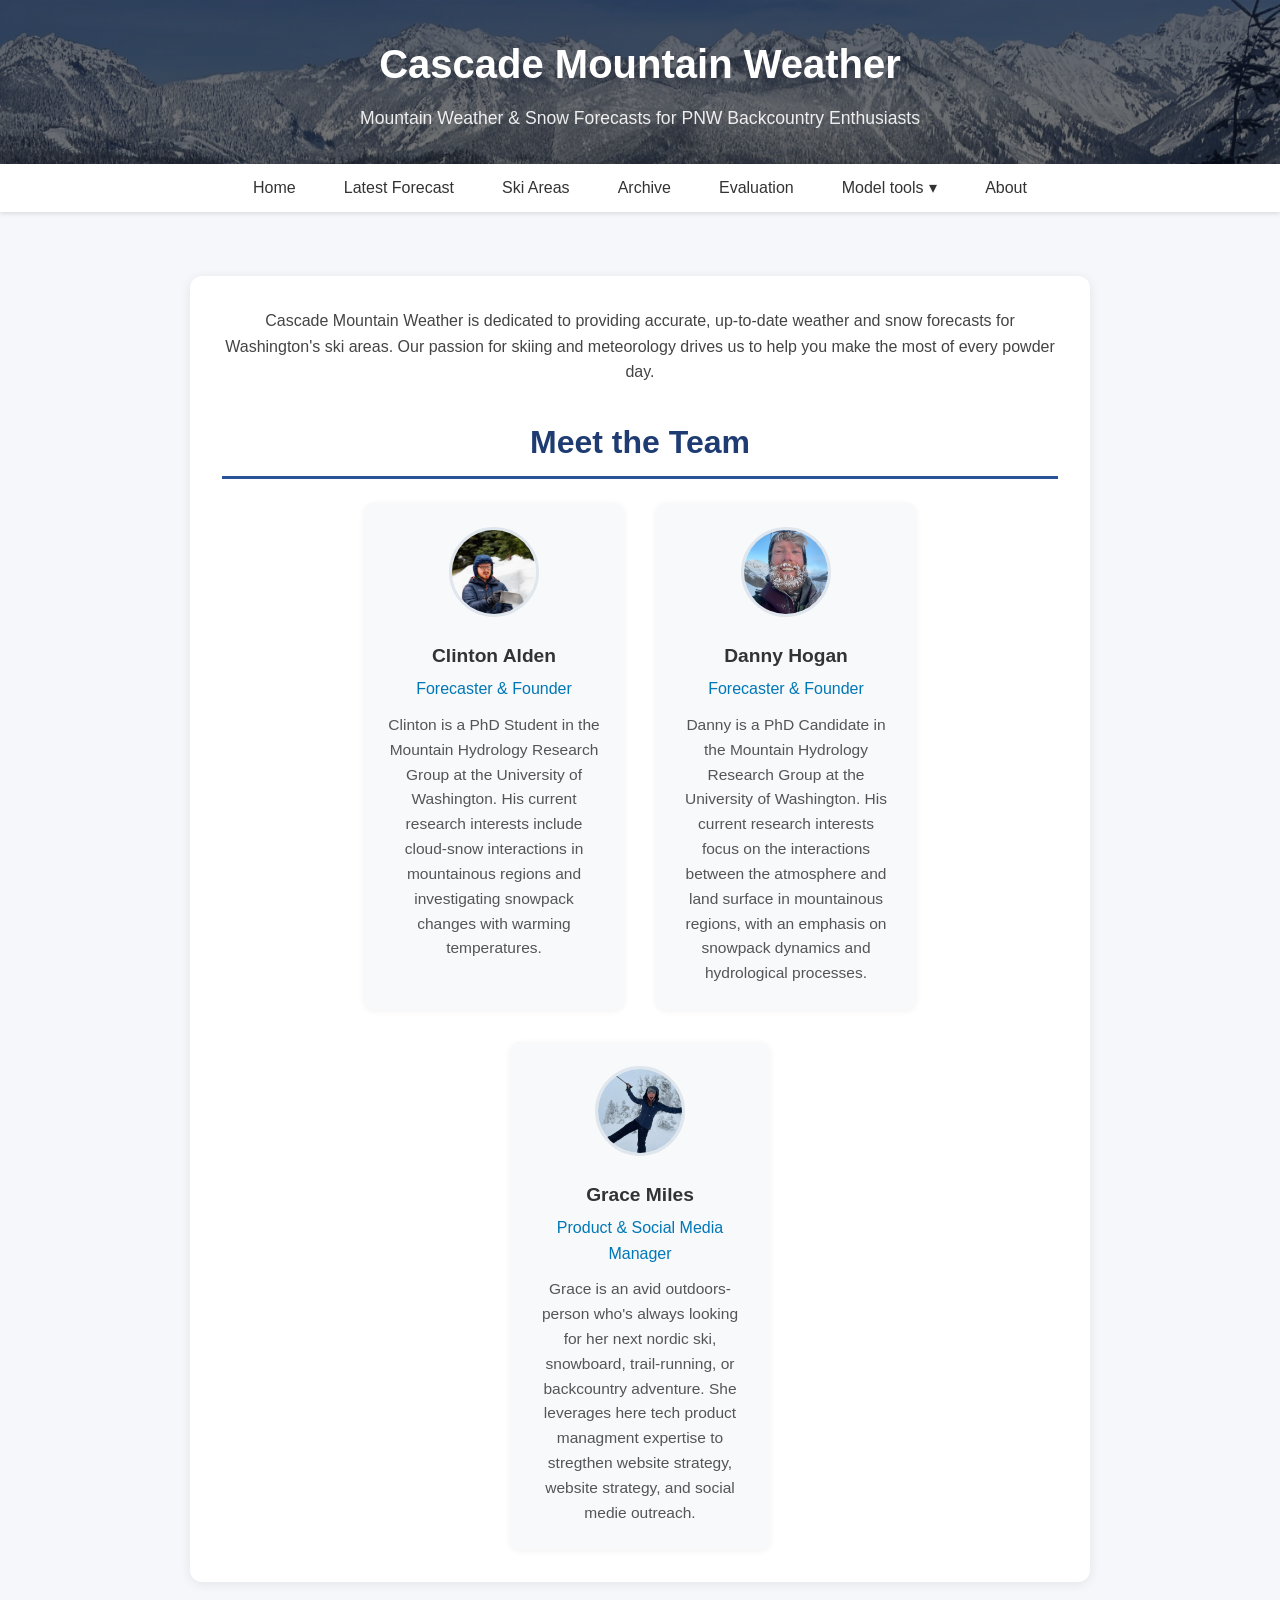
<file: about.html>
<!DOCTYPE html>
<html lang="en">


<head>
    <meta charset="UTF-8">
    <meta name="viewport" content="width=device-width, initial-scale=1.0">
    <title>About Us | Cascade Mountain Weather - Meet Our Forecasting Team</title>
    <meta name="description" content="Meet the team behind Cascade Mountain Weather. Learn about our expert forecasters dedicated to providing accurate weather and snow forecasts for Washington's Cascade Range ski areas.">
    <meta name="keywords" content="Cascade Mountain Weather team, Washington weather forecasters, PNW ski forecast experts, mountain meteorology, Clinton Alden, Danny Hogan">
    <meta name="author" content="Cascade Mountain Weather">
    <meta name="robots" content="index, follow">
    <link rel="canonical" href="https://www.cascademountainweather.com/about.html">
    <link rel="icon" type="image/svg+xml" href="assets/images/favicon.svg">
    
    <!-- Open Graph / Social Media -->
    <meta property="og:type" content="website">
    <meta property="og:title" content="About Us | Cascade Mountain Weather">
    <meta property="og:description" content="Meet our expert forecasting team dedicated to Washington Cascade Range ski weather.">
    <meta property="og:url" content="https://www.cascademountainweather.com/about.html">
    <meta property="og:site_name" content="Cascade Mountain Weather">
    
    <!-- Twitter Card -->
    <meta name="twitter:card" content="summary">
    <meta name="twitter:title" content="About Us | Cascade Mountain Weather">
    <meta name="twitter:description" content="Meet the forecasting team behind Cascade Mountain Weather.">
    
    <link rel="stylesheet" href="style.css">
    <style>
      .about-container {
        max-width: 900px;
        margin: 2rem auto;
        padding: 2rem;
        background: #fff;
        border-radius: 12px;
        box-shadow: 0 2px 12px rgba(0,0,0,0.08);
      }
      .about-container h1 {
        text-align: center;
        margin-bottom: 1rem;
      }
      .about-container p {
        text-align: center;
        color: #444;
        margin-bottom: 2rem;
      }
      .team-section {
        display: flex;
        gap: 2rem;
        justify-content: center;
        flex-wrap: wrap;
      }
      .team-card {
        background: #f7f9fa;
        border-radius: 10px;
        box-shadow: 0 1px 6px rgba(0,0,0,0.06);
        padding: 1.5rem;
        width: 260px;
        text-align: center;
        transition: transform 0.2s;
      }
      .team-card:hover {
        transform: translateY(-5px) scale(1.03);
      }
      .team-photo {
        width: 90px;
        height: 90px;
        border-radius: 50%;
        object-fit: cover;
        margin-bottom: 1rem;
        border: 3px solid #e0e6ed;
      }
      .team-name {
        font-size: 1.2rem;
        font-weight: bold;
        margin-bottom: 0.3rem;
      }
      .team-role {
        color: #0077b6;
        font-size: 1rem;
        margin-bottom: 0.7rem;
      }
      .team-bio {
        color: #555;
        font-size: 0.97rem;
      }
    </style>
</head>

<body>
  <header>
    <h1>Cascade Mountain Weather</h1>
    <p class="tagline">Mountain Weather & Snow Forecasts for PNW Backcountry Enthusiasts</p>
  </header>
  <nav>
    <button class="nav-toggle" aria-label="Toggle navigation" aria-expanded="false" aria-controls="primary-nav">
      <span class="nav-toggle-bar"></span>
      <span class="nav-toggle-bar"></span>
      <span class="nav-toggle-bar"></span>
    </button>
    <ul id="primary-nav">
        <a href="index.html">Home</a>
        <li><a href="index.html#latest-post">Latest Forecast</a></li>
        <li><a href="index.html#ski-areas">Ski Areas</a></li>
        <li><a href="posts/archive.html">Archive</a></li>
        <li><a href="evaluation.html">Evaluation</a></li>
        <li class="nav-item dropdown">
          <a href="model-tools.html" class="dropdown-toggle" aria-haspopup="true" aria-expanded="false">Model tools <span class="dropdown-caret">▾</span></a>
            <ul class="dropdown-menu" role="menu" aria-label="Model tools subpages">
              <li role="none"><a role="menuitem" href="tools/model-tools-current-weather.html">Current Weather</a></li>
              <li role="none"><a role="menuitem" href="tools/model-tools-synoptic.html">Synoptic-scale Tools</a></li>
              <li role="none"><a role="menuitem" href="tools/model-tools-precipitation.html">Precipitation</a></li>
            </ul>
          </li>
        <li><a href="about.html">About</a></li>
    </ul>
  </nav>
    <main>
        <div class="about-container">
        <p>
          Cascade Mountain Weather is dedicated to providing accurate, up-to-date weather and snow forecasts for Washington's ski areas. Our passion for skiing and meteorology drives us to help you make the most of every powder day.
        </p>
        <h2 style="text-align:center; margin-bottom:1.5rem;">Meet the Team</h2>
        <div class="team-section">
          <div class="team-card">
            <img src="assets/images/clinton_snoq_headshot.jpeg" alt="Clinton Alden" class="team-photo">
            <div class="team-name">Clinton Alden</div>
            <div class="team-role">Forecaster & Founder</div>
            <div class="team-bio">
              Clinton is a PhD Student in the Mountain Hydrology Research Group at the University of Washington. His current research interests include cloud-snow interactions in mountainous regions and investigating snowpack changes with warming temperatures.
            </div>
          </div>
          <div class="team-card">
            <img src="assets/images/danny_bio_photo.jpg" alt="Danny Hogan" class="team-photo">
            <div class="team-name">Danny Hogan</div>
            <div class="team-role">Forecaster & Founder</div>
            <div class="team-bio">
              Danny is a PhD Candidate in the Mountain Hydrology Research Group at the University of Washington. 
              His current research interests focus on the interactions between the atmosphere and land surface in 
              mountainous regions, with an emphasis on snowpack dynamics and hydrological processes.
            </div>
          </div>
          <div class="team-card">
            <img src="assets/images/grace_bio_photo.jpeg" alt="Grace Miles" class="team-photo">
            <div class="team-name">Grace Miles</div>
            <div class="team-role">Product & Social Media Manager</div>
            <div class="team-bio">
            Grace is an avid outdoors-person who's always looking for her next nordic ski, snowboard, trail-running,
            or backcountry adventure. She leverages here tech product managment expertise to stregthen website strategy, 
            website strategy, and social medie outreach. 
          
            </div>
          </div>
        </div>
      </div>
    </main>
    <script src="assets/header.js" defer></script>
</body>
</html>
</file>
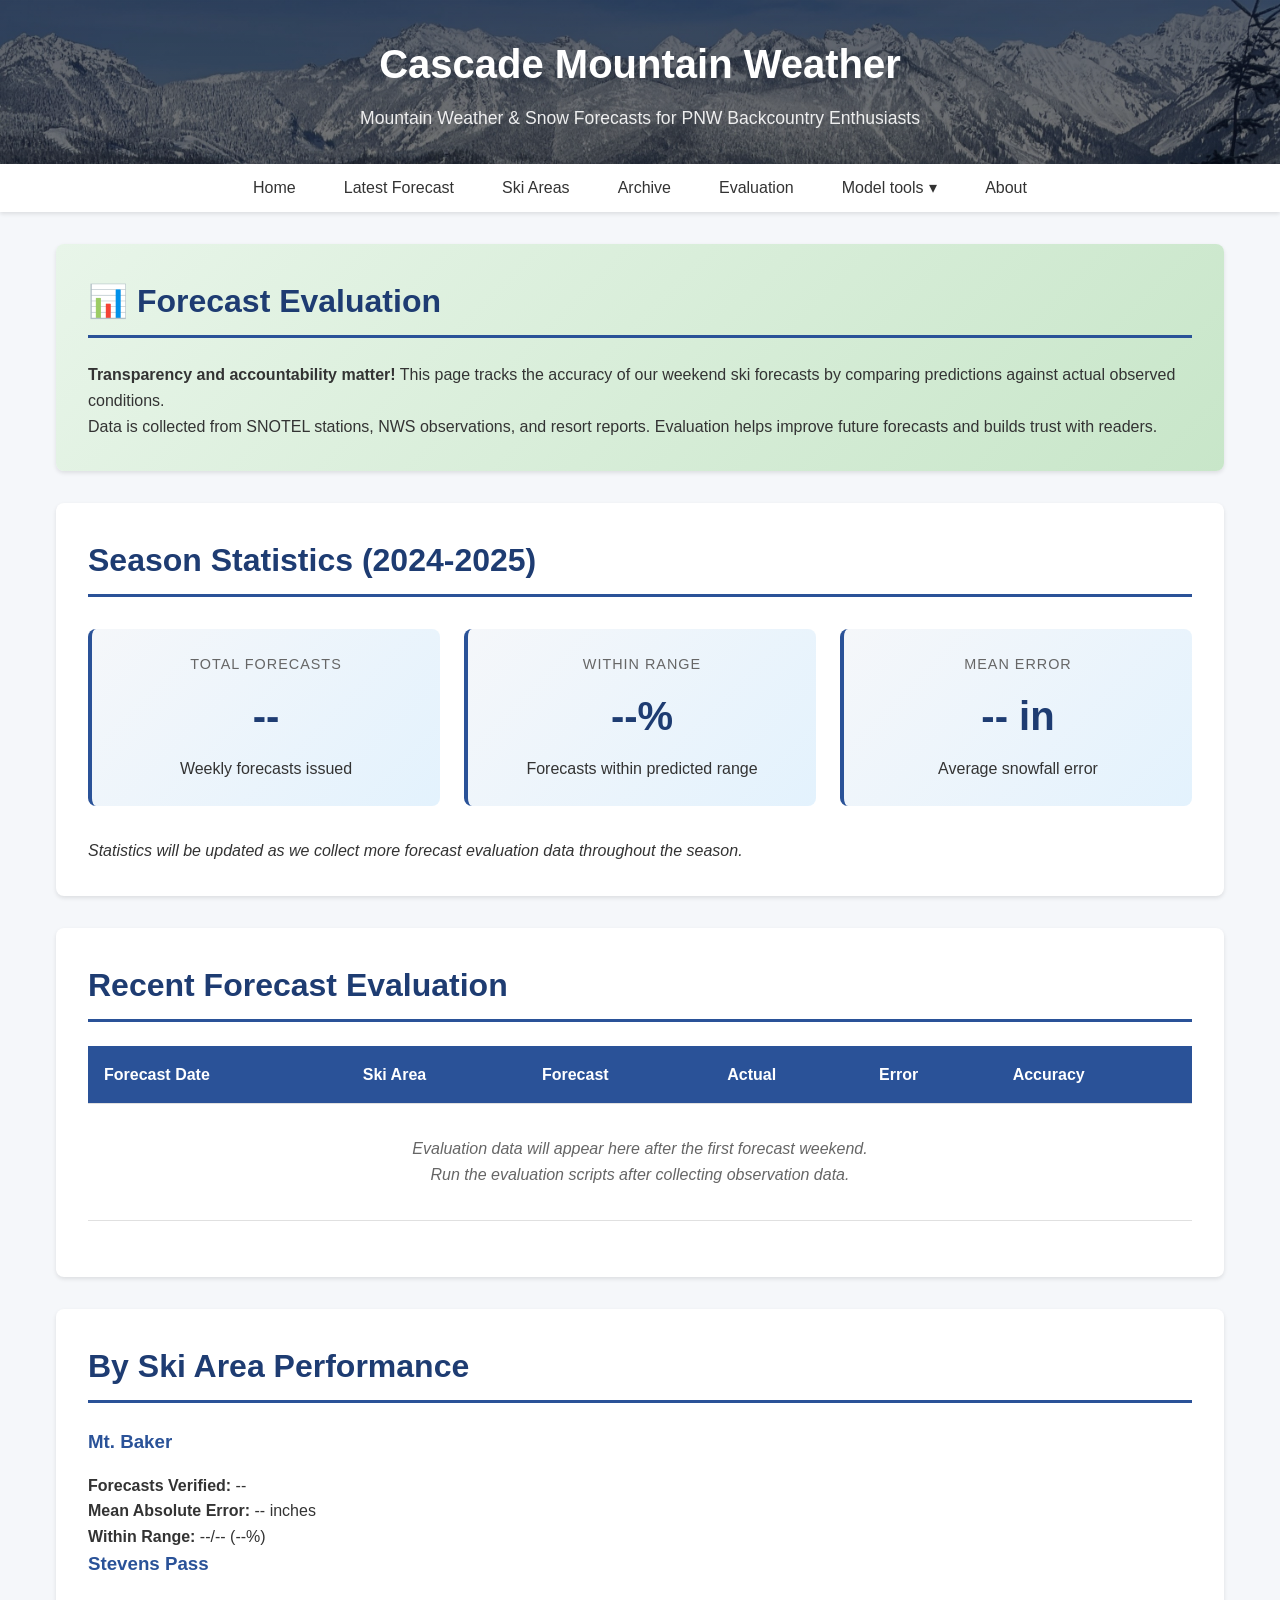
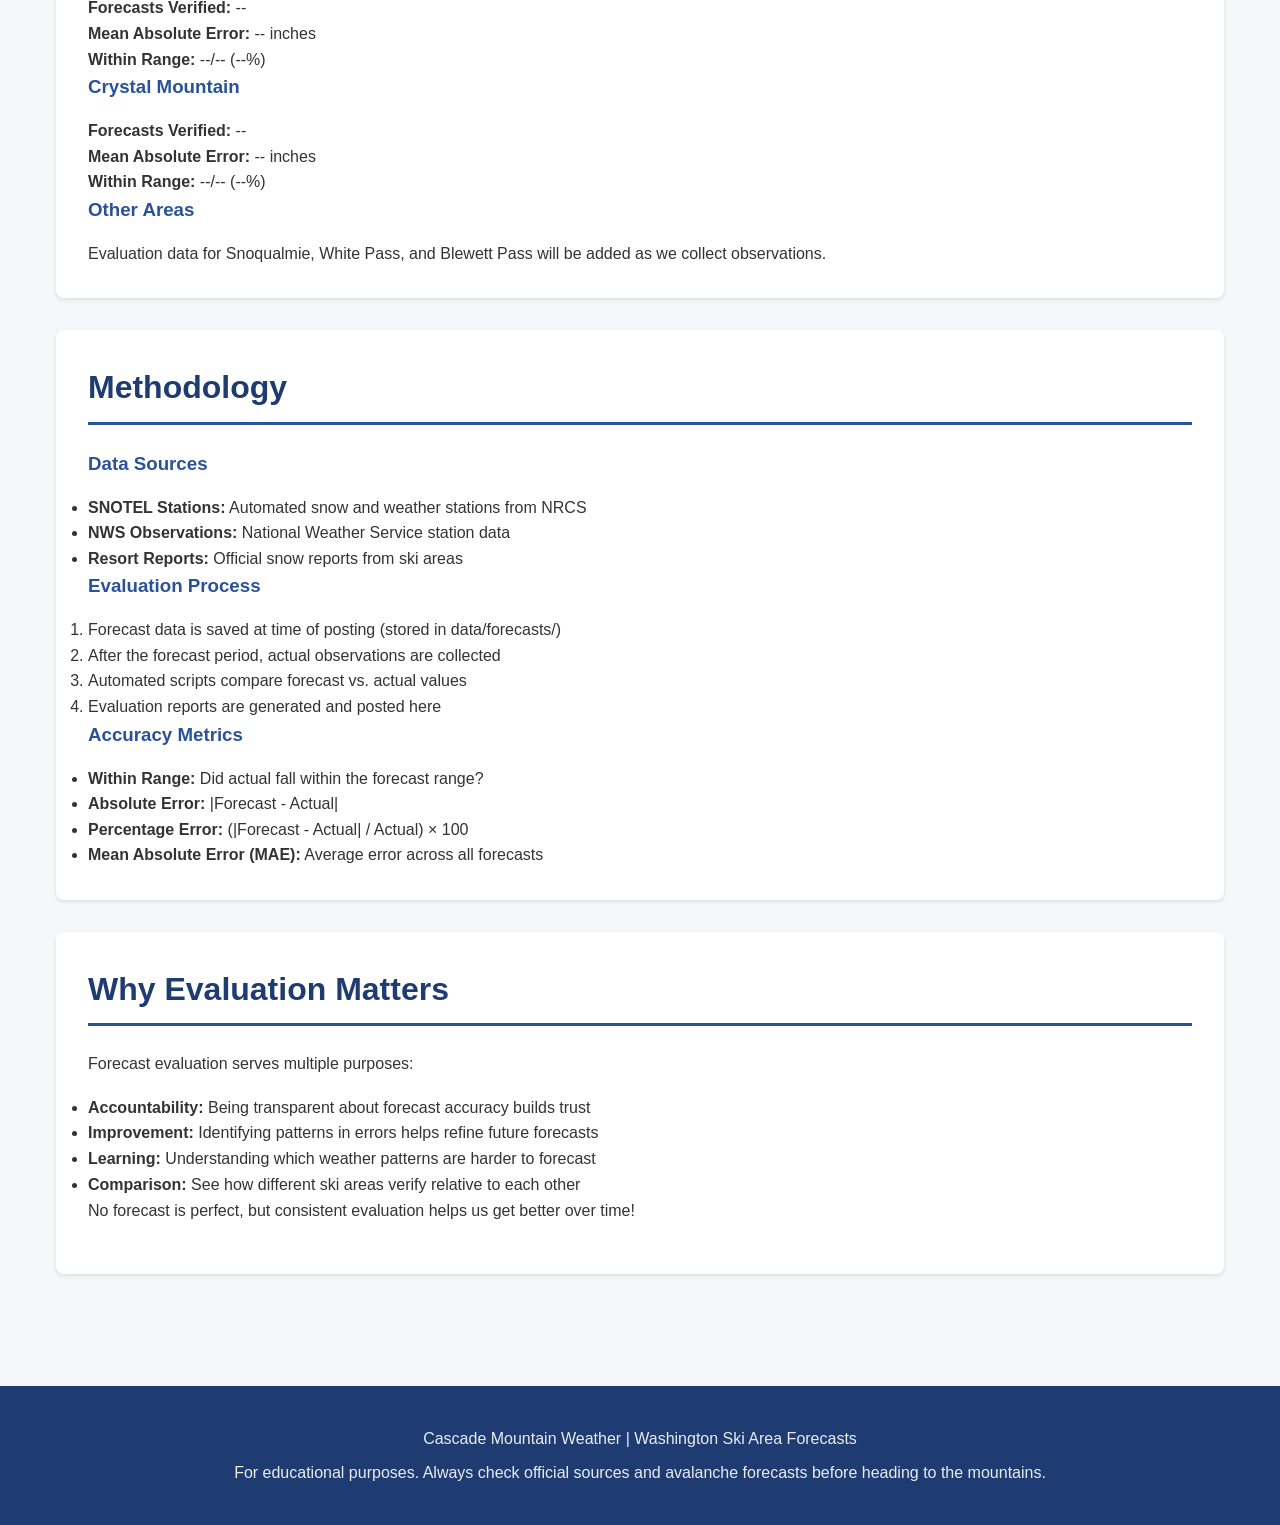
<file: evaluation.html>
<!DOCTYPE html>
<html lang="en">
<head>
    <meta charset="UTF-8">
    <meta name="viewport" content="width=device-width, initial-scale=1.0">
    <title>Forecast Evaluation | Cascade Mountain Weather - Accuracy & Verification</title>
    <meta name="description" content="Track the accuracy of Cascade Mountain Weather forecasts. See how our predictions compare to actual conditions at Washington Cascade ski areas including Mt. Baker, Stevens Pass, and Crystal Mountain.">
    <meta name="keywords" content="Cascade Mountain Weather accuracy, ski forecast verification, Washington snow forecast evaluation, mountain weather prediction accuracy, PNW weather forecast">
    <meta name="author" content="Cascade Mountain Weather">
    <meta name="robots" content="index, follow">
    <link rel="canonical" href="https://www.cascademountainweather.com/evaluation.html">
    <link rel="icon" type="image/svg+xml" href="assets/images/favicon.svg">
    
    <!-- Open Graph / Social Media -->
    <meta property="og:type" content="website">
    <meta property="og:title" content="Forecast Evaluation | Cascade Mountain Weather">
    <meta property="og:description" content="Track the accuracy of our mountain weather forecasts for Washington Cascade ski areas.">
    <meta property="og:url" content="https://www.cascademountainweather.com/evaluation.html">
    <meta property="og:site_name" content="Cascade Mountain Weather">
    
    <!-- Twitter Card -->
    <meta name="twitter:card" content="summary">
    <meta name="twitter:title" content="Forecast Evaluation | Cascade Mountain Weather">
    <meta name="twitter:description" content="Track the accuracy of our Cascade Range ski forecasts.">
    
    <link rel="stylesheet" href="style.css">
    <style>
        .evaluation-intro {
            background: linear-gradient(135deg, #e8f5e9 0%, #c8e6c9 100%);
            padding: 2rem;
            border-radius: 8px;
            margin-bottom: 2rem;
        }
        
        .evaluation-table {
            width: 100%;
            border-collapse: collapse;
            margin: 1.5rem 0;
        }
        
        .evaluation-table th,
        .evaluation-table td {
            padding: 1rem;
            text-align: left;
            border-bottom: 1px solid #e0e0e0;
        }
        
        .evaluation-table th {
            background-color: #2a5298;
            color: white;
            font-weight: 600;
        }
        
        .evaluation-table tr:hover {
            background-color: #f5f7fa;
        }
        
        .accuracy-good {
            color: #388e3c;
            font-weight: 600;
        }
        
        .accuracy-fair {
            color: #f57f17;
            font-weight: 600;
        }
        
        .accuracy-poor {
            color: #c62828;
            font-weight: 600;
        }
        
        .stats-grid {
            display: grid;
            grid-template-columns: repeat(auto-fit, minmax(250px, 1fr));
            gap: 1.5rem;
            margin: 2rem 0;
        }
        
        .stat-card {
            background: linear-gradient(135deg, #f5f7fa 0%, #e3f2fd 100%);
            padding: 1.5rem;
            border-radius: 8px;
            border-left: 4px solid #2a5298;
            text-align: center;
        }
        
        .stat-number {
            font-size: 2.5rem;
            font-weight: 700;
            color: #1e3c72;
            margin: 0.5rem 0;
        }
        
        .stat-label {
            color: #666;
            font-size: 0.9rem;
            text-transform: uppercase;
            letter-spacing: 1px;
        }
    </style>
</head>
<body>
    <header>
        <h1>Cascade Mountain Weather</h1>
        <p class="tagline">Mountain Weather & Snow Forecasts for PNW Backcountry Enthusiasts</p>
    </header>

    <nav>
        <button class="nav-toggle" aria-label="Toggle navigation" aria-expanded="false" aria-controls="primary-nav">
          <span class="nav-toggle-bar"></span>
          <span class="nav-toggle-bar"></span>
          <span class="nav-toggle-bar"></span>
        </button>
        <ul id="primary-nav">
            <li><a href="index.html">Home</a></li>
            <li><a href="index.html#latest-post">Latest Forecast</a></li>
            <li><a href="index.html#ski-areas">Ski Areas</a></li>
            <li><a href="posts/archive.html">Archive</a></li>
            <li><a href="evaluation.html">Evaluation</a></li>
            <li class="nav-item dropdown">
                <a href="model-tools.html" class="dropdown-toggle" aria-haspopup="true" aria-expanded="false">Model tools <span class="dropdown-caret">▾</span></a>
                <ul class="dropdown-menu" role="menu" aria-label="Model tools subpages">
                  <li role="none"><a role="menuitem" href="tools/model-tools-current-weather.html">Current Weather</a></li>
                  <li role="none"><a role="menuitem" href="tools/model-tools-synoptic.html">Synoptic-scale Tools</a></li>
                  <li role="none"><a role="menuitem" href="tools/model-tools-precipitation.html">Precipitation</a></li>
                </ul>
              </li>
            <li><a href="about.html">About</a></li>
        </ul>
      </nav>

    <main>
        <section class="evaluation-intro">
            <h2>📊 Forecast Evaluation</h2>
            <p><strong>Transparency and accountability matter!</strong> This page tracks the accuracy of our weekend ski forecasts by comparing predictions against actual observed conditions.</p>
            <p>Data is collected from SNOTEL stations, NWS observations, and resort reports. Evaluation helps improve future forecasts and builds trust with readers.</p>
        </section>

        <section>
            <h2>Season Statistics (2024-2025)</h2>
            
            <div class="stats-grid">
                <div class="stat-card">
                    <div class="stat-label">Total Forecasts</div>
                    <div class="stat-number">--</div>
                    <p>Weekly forecasts issued</p>
                </div>
                <div class="stat-card">
                    <div class="stat-label">Within Range</div>
                    <div class="stat-number">--%</div>
                    <p>Forecasts within predicted range</p>
                </div>
                <div class="stat-card">
                    <div class="stat-label">Mean Error</div>
                    <div class="stat-number">-- in</div>
                    <p>Average snowfall error</p>
                </div>
            </div>

            <p><em>Statistics will be updated as we collect more forecast evaluation data throughout the season.</em></p>
        </section>

        <section>
            <h2>Recent Forecast Evaluation</h2>
            
            <table class="evaluation-table">
                <thead>
                    <tr>
                        <th>Forecast Date</th>
                        <th>Ski Area</th>
                        <th>Forecast</th>
                        <th>Actual</th>
                        <th>Error</th>
                        <th>Accuracy</th>
                    </tr>
                </thead>
                <tbody>
                    <tr>
                        <td colspan="6" style="text-align: center; padding: 2rem; color: #666;">
                            <em>Evaluation data will appear here after the first forecast weekend.<br>
                            Run the evaluation scripts after collecting observation data.</em>
                        </td>
                    </tr>
                    <!-- Example row (uncomment when you have data):
                    <tr>
                        <td>Jan 15, 2025</td>
                        <td>Mt. Baker</td>
                        <td>20" (14-24")</td>
                        <td>18"</td>
                        <td>-2" (-10%)</td>
                        <td><span class="accuracy-good">✓ Within Range</span></td>
                    </tr>
                    -->
                </tbody>
            </table>
        </section>

        <section>
            <h2>By Ski Area Performance</h2>
            
            <h3>Mt. Baker</h3>
            <p><strong>Forecasts Verified:</strong> --</p>
            <p><strong>Mean Absolute Error:</strong> -- inches</p>
            <p><strong>Within Range:</strong> --/-- (--%)</p>
            
            <h3>Stevens Pass</h3>
            <p><strong>Forecasts Verified:</strong> --</p>
            <p><strong>Mean Absolute Error:</strong> -- inches</p>
            <p><strong>Within Range:</strong> --/-- (--%)</p>
            
            <h3>Crystal Mountain</h3>
            <p><strong>Forecasts Verified:</strong> --</p>
            <p><strong>Mean Absolute Error:</strong> -- inches</p>
            <p><strong>Within Range:</strong> --/-- (--%)</p>
            
            <h3>Other Areas</h3>
            <p>Evaluation data for Snoqualmie, White Pass, and Blewett Pass will be added as we collect observations.</p>
        </section>

        <section>
            <h2>Methodology</h2>
            <h3>Data Sources</h3>
            <ul>
                <li><strong>SNOTEL Stations:</strong> Automated snow and weather stations from NRCS</li>
                <li><strong>NWS Observations:</strong> National Weather Service station data</li>
                <li><strong>Resort Reports:</strong> Official snow reports from ski areas</li>
            </ul>
            
            <h3>Evaluation Process</h3>
            <ol>
                <li>Forecast data is saved at time of posting (stored in data/forecasts/)</li>
                <li>After the forecast period, actual observations are collected</li>
                <li>Automated scripts compare forecast vs. actual values</li>
                <li>Evaluation reports are generated and posted here</li>
            </ol>
            
            <h3>Accuracy Metrics</h3>
            <ul>
                <li><strong>Within Range:</strong> Did actual fall within the forecast range?</li>
                <li><strong>Absolute Error:</strong> |Forecast - Actual|</li>
                <li><strong>Percentage Error:</strong> (|Forecast - Actual| / Actual) × 100</li>
                <li><strong>Mean Absolute Error (MAE):</strong> Average error across all forecasts</li>
            </ul>
        </section>

        <section class="about">
            <h2>Why Evaluation Matters</h2>
            <p>Forecast evaluation serves multiple purposes:</p>
            <ul>
                <li><strong>Accountability:</strong> Being transparent about forecast accuracy builds trust</li>
                <li><strong>Improvement:</strong> Identifying patterns in errors helps refine future forecasts</li>
                <li><strong>Learning:</strong> Understanding which weather patterns are harder to forecast</li>
                <li><strong>Comparison:</strong> See how different ski areas verify relative to each other</li>
            </ul>
            <p>No forecast is perfect, but consistent evaluation helps us get better over time!</p>
        </section>
    </main>

    <footer>
        <p>Cascade Mountain Weather | Washington Ski Area Forecasts</p>
        <p>For educational purposes. Always check official sources and avalanche forecasts before heading to the mountains.</p>
    </footer>
    <script src="assets/header.js?v=2" defer></script>
</body>
</html>
</file>
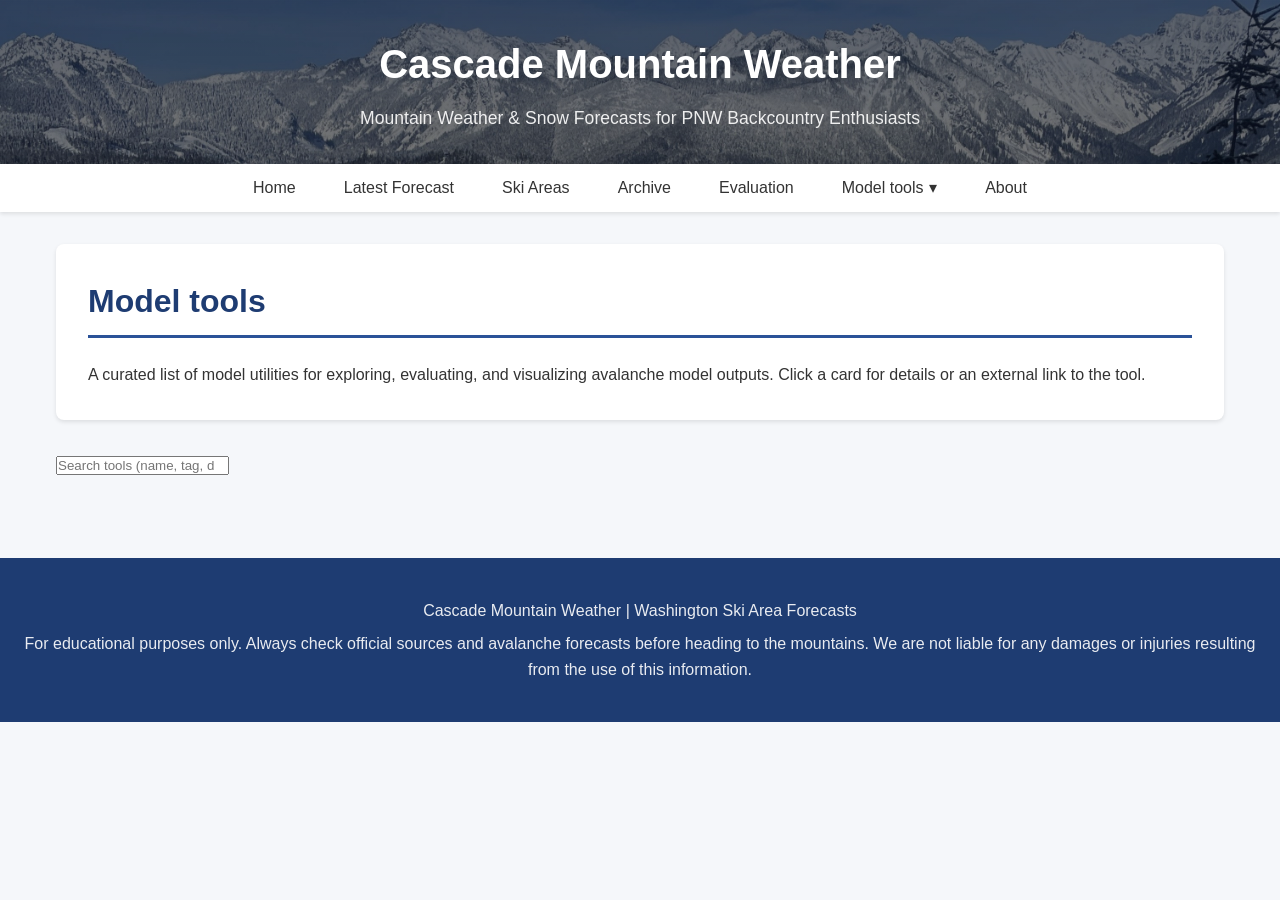
<file: model-tools.html>
<!doctype html>
<html lang="en">
<head>
  <meta charset="utf-8" />
  <meta name="viewport" content="width=device-width,initial-scale=1" />
  <title>Model Tools | Cascade Mountain Weather - Weather Model Analysis</title>
  <meta name="description" content="Access weather model tools and analysis for Cascade Mountain Weather. Explore synoptic charts, precipitation models, and current conditions for Washington ski areas.">
  <meta name="keywords" content="Cascade Mountain Weather models, weather model tools, ski forecast models, GFS ECMWF analysis, Washington mountain weather, precipitation forecasts, synoptic weather">
  <meta name="author" content="Cascade Mountain Weather">
  <meta name="robots" content="index, follow">
  <link rel="canonical" href="https://www.cascademountainweather.com/model-tools.html">
  <link rel="icon" type="image/svg+xml" href="assets/images/favicon.svg">
  
  <!-- Open Graph / Social Media -->
  <meta property="og:type" content="website">
  <meta property="og:title" content="Model Tools | Cascade Mountain Weather">
  <meta property="og:description" content="Weather model tools and analysis for Washington Cascade Range ski areas.">
  <meta property="og:url" content="https://www.cascademountainweather.com/model-tools.html">
  <meta property="og:site_name" content="Cascade Mountain Weather">
  
  <!-- Twitter Card -->
  <meta name="twitter:card" content="summary">
  <meta name="twitter:title" content="Model Tools | Cascade Mountain Weather">
  <meta name="twitter:description" content="Weather model tools and analysis for Cascade Range ski areas.">
  
  <link rel="stylesheet" href="style.css" />
</head>
<body>
    <header>
      <h1>Cascade Mountain Weather</h1>
      <p class="tagline">Mountain Weather & Snow Forecasts for PNW Backcountry Enthusiasts</p>
  </header>

    <nav>
      <button class="nav-toggle" aria-label="Toggle navigation" aria-expanded="false" aria-controls="primary-nav">
        <span class="nav-toggle-bar"></span>
        <span class="nav-toggle-bar"></span>
        <span class="nav-toggle-bar"></span>
      </button>
      <ul id="primary-nav">
        <a href="index.html">Home</a>
        <li><a href="index.html#latest-post">Latest Forecast</a></li>
        <li><a href="index.html#ski-areas">Ski Areas</a></li>
        <li><a href="posts/archive.html">Archive</a></li>
        <li><a href="evaluation.html">Evaluation</a></li>
        <li class="nav-item dropdown">
          <a href="model-tools.html" class="dropdown-toggle" aria-haspopup="true" aria-expanded="false">Model tools <span class="dropdown-caret">▾</span></a>
            <ul class="dropdown-menu" role="menu" aria-label="Model tools subpages">
              <li role="none"><a role="menuitem" href="tools/model-tools-current-weather.html">Current Weather</a></li>
              <li role="none"><a role="menuitem" href="tools/model-tools-synoptic.html">Synoptic-scale Tools</a></li>
              <li role="none"><a role="menuitem" href="tools/model-tools-precipitation.html">Precipitation</a></li>
            </ul>
          </li>
        <li><a href="about.html">About</a></li>
    </ul>
  </nav>

  <main class="container content">
    <section class="page-intro">
      <h2>Model tools</h2>
      <p class="muted">A curated list of model utilities for exploring, evaluating, and visualizing avalanche model outputs. Click a card for details or an external link to the tool.</p>
    </section>

    <div class="tools-controls">
      <input id="tools-search" type="search" placeholder="Search tools (name, tag, description)" aria-label="Search tools" />
    </div>



    </section>
  </main>

  <footer>
    <p>Cascade Mountain Weather | Washington Ski Area Forecasts</p>
    <p>For educational purposes only. Always check official sources and avalanche forecasts before heading to the mountains. We are not liable for any damages or injuries resulting from the use of this information.</p>
</footer>

  <script src="assets/header.js" defer></script>
  <script src="scripts/model-tools.js" defer></script>
</body>
</html>
</file>
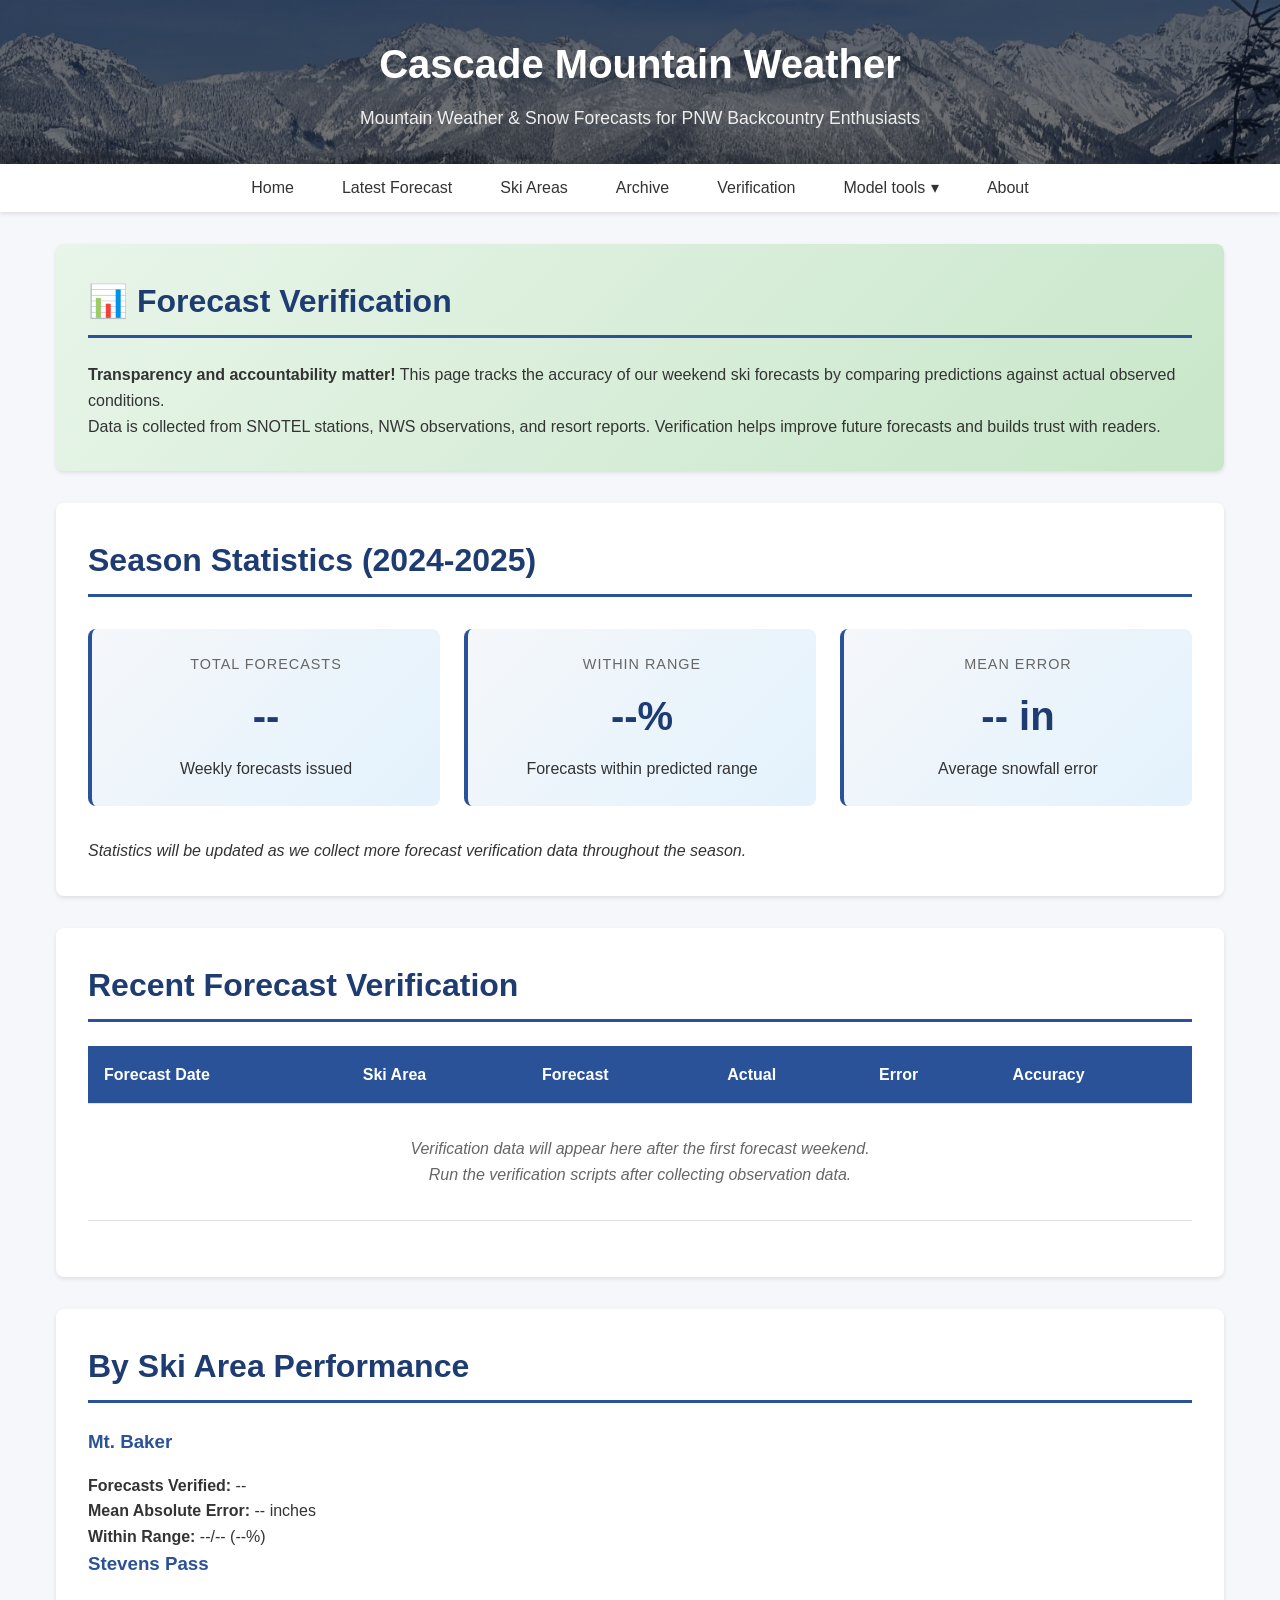
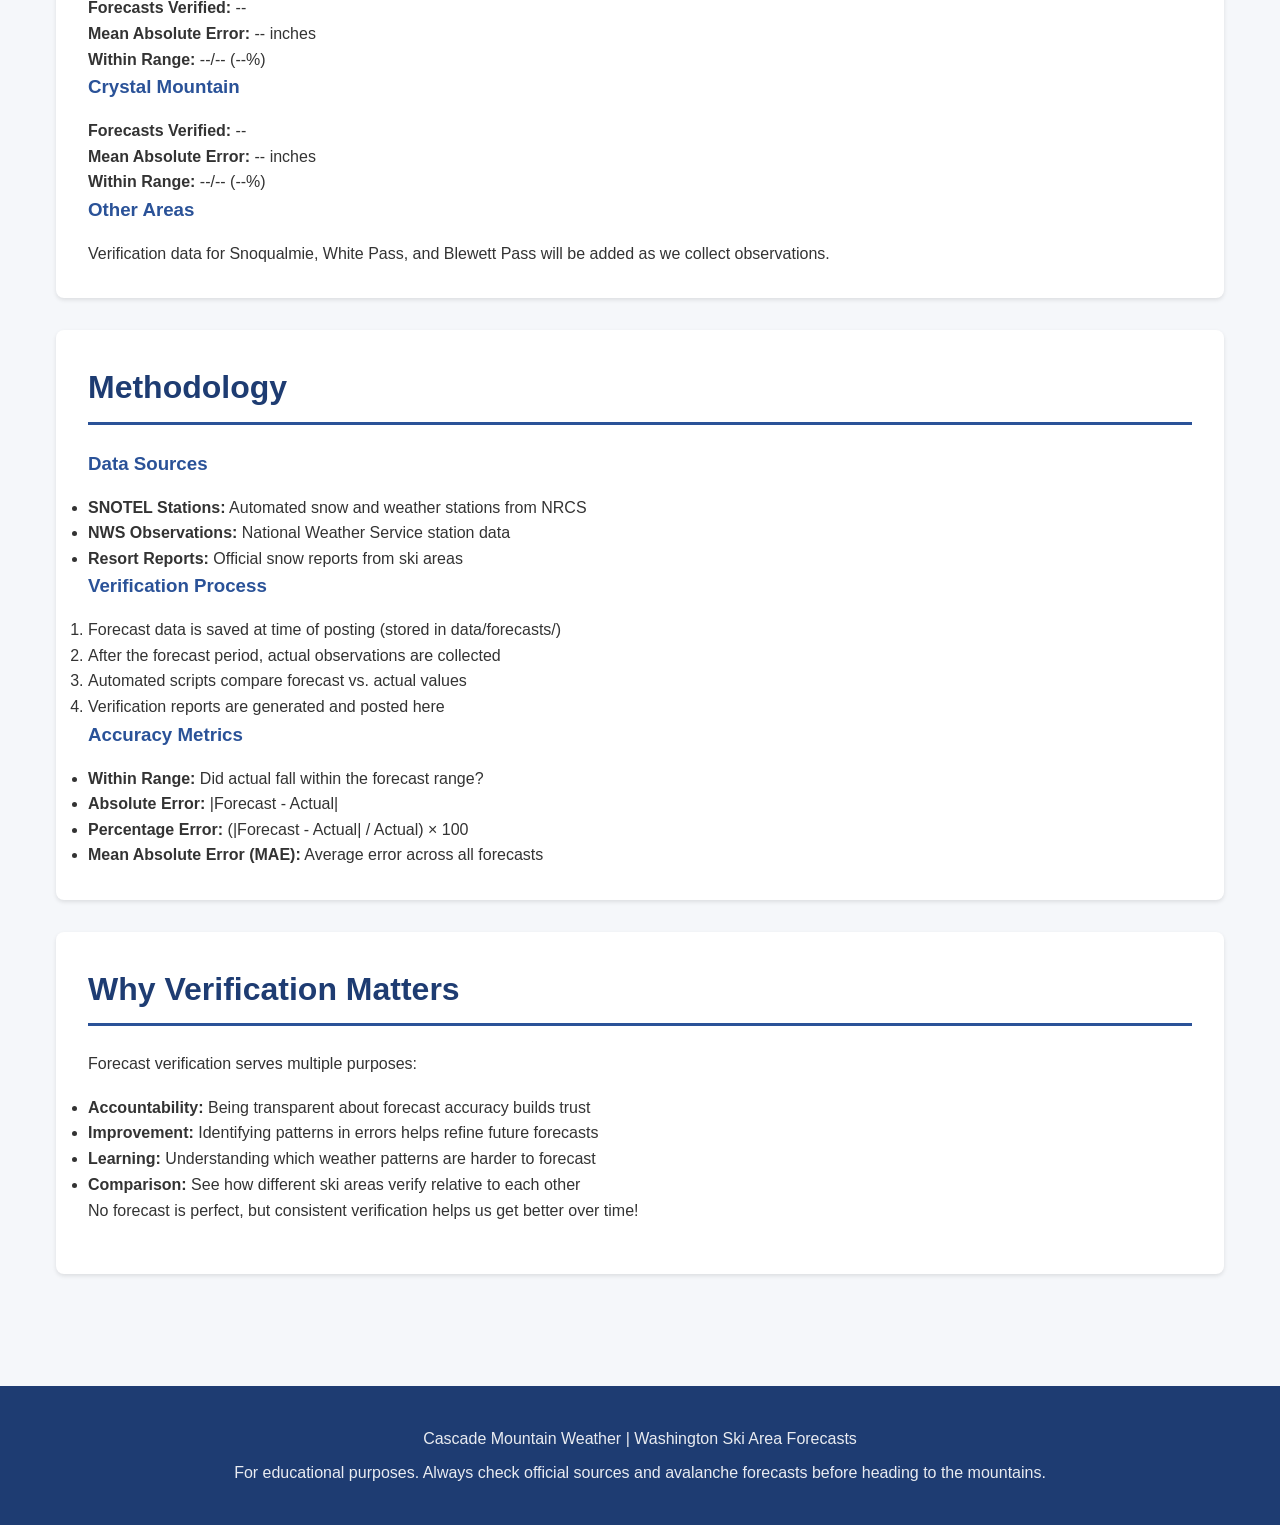
<file: verification.html>
<!DOCTYPE html>
<html lang="en">
<head>
    <meta charset="UTF-8">
    <meta name="viewport" content="width=device-width, initial-scale=1.0">
    <title>Forecast Verification | Cascade Mountain Weather</title>
    <link rel="stylesheet" href="style.css">
    <style>
        .verification-intro {
            background: linear-gradient(135deg, #e8f5e9 0%, #c8e6c9 100%);
            padding: 2rem;
            border-radius: 8px;
            margin-bottom: 2rem;
        }
        
        .verification-table {
            width: 100%;
            border-collapse: collapse;
            margin: 1.5rem 0;
        }
        
        .verification-table th,
        .verification-table td {
            padding: 1rem;
            text-align: left;
            border-bottom: 1px solid #e0e0e0;
        }
        
        .verification-table th {
            background-color: #2a5298;
            color: white;
            font-weight: 600;
        }
        
        .verification-table tr:hover {
            background-color: #f5f7fa;
        }
        
        .accuracy-good {
            color: #388e3c;
            font-weight: 600;
        }
        
        .accuracy-fair {
            color: #f57f17;
            font-weight: 600;
        }
        
        .accuracy-poor {
            color: #c62828;
            font-weight: 600;
        }
        
        .stats-grid {
            display: grid;
            grid-template-columns: repeat(auto-fit, minmax(250px, 1fr));
            gap: 1.5rem;
            margin: 2rem 0;
        }
        
        .stat-card {
            background: linear-gradient(135deg, #f5f7fa 0%, #e3f2fd 100%);
            padding: 1.5rem;
            border-radius: 8px;
            border-left: 4px solid #2a5298;
            text-align: center;
        }
        
        .stat-number {
            font-size: 2.5rem;
            font-weight: 700;
            color: #1e3c72;
            margin: 0.5rem 0;
        }
        
        .stat-label {
            color: #666;
            font-size: 0.9rem;
            text-transform: uppercase;
            letter-spacing: 1px;
        }
    </style>
</head>
<body>
    <header>
        <h1>Cascade Mountain Weather</h1>
        <p class="tagline">Mountain Weather & Snow Forecasts for PNW Backcountry Enthusiasts</p>
    </header>

    <nav>
        <button class="nav-toggle" aria-label="Toggle navigation" aria-expanded="false" aria-controls="primary-nav">
          <span class="nav-toggle-bar"></span>
          <span class="nav-toggle-bar"></span>
          <span class="nav-toggle-bar"></span>
        </button>
        <ul id="primary-nav">
            <li><a href="index.html">Home</a></li>
            <li><a href="index.html#latest-post">Latest Forecast</a></li>
            <li><a href="index.html#ski-areas">Ski Areas</a></li>
            <li><a href="posts/archive.html">Archive</a></li>
            <li><a href="verification.html">Verification</a></li>
            <li class="nav-item dropdown">
                <a href="model-tools.html" class="dropdown-toggle" aria-haspopup="true" aria-expanded="false">Model tools <span class="dropdown-caret">▾</span></a>
                <ul class="dropdown-menu" role="menu" aria-label="Model tools subpages">
                  <li role="none"><a role="menuitem" href="tools/model-tools-current-weather.html">Current Weather</a></li>
                  <li role="none"><a role="menuitem" href="tools/model-tools-synoptic.html">Synoptic-scale Tools</a></li>
                  <li role="none"><a role="menuitem" href="tools/model-tools-precipitation.html">Precipitation</a></li>
                </ul>
              </li>
            <li><a href="about.html">About</a></li>
        </ul>
      </nav>

    <main>
        <section class="verification-intro">
            <h2>📊 Forecast Verification</h2>
            <p><strong>Transparency and accountability matter!</strong> This page tracks the accuracy of our weekend ski forecasts by comparing predictions against actual observed conditions.</p>
            <p>Data is collected from SNOTEL stations, NWS observations, and resort reports. Verification helps improve future forecasts and builds trust with readers.</p>
        </section>

        <section>
            <h2>Season Statistics (2024-2025)</h2>
            
            <div class="stats-grid">
                <div class="stat-card">
                    <div class="stat-label">Total Forecasts</div>
                    <div class="stat-number">--</div>
                    <p>Weekly forecasts issued</p>
                </div>
                <div class="stat-card">
                    <div class="stat-label">Within Range</div>
                    <div class="stat-number">--%</div>
                    <p>Forecasts within predicted range</p>
                </div>
                <div class="stat-card">
                    <div class="stat-label">Mean Error</div>
                    <div class="stat-number">-- in</div>
                    <p>Average snowfall error</p>
                </div>
            </div>

            <p><em>Statistics will be updated as we collect more forecast verification data throughout the season.</em></p>
        </section>

        <section>
            <h2>Recent Forecast Verification</h2>
            
            <table class="verification-table">
                <thead>
                    <tr>
                        <th>Forecast Date</th>
                        <th>Ski Area</th>
                        <th>Forecast</th>
                        <th>Actual</th>
                        <th>Error</th>
                        <th>Accuracy</th>
                    </tr>
                </thead>
                <tbody>
                    <tr>
                        <td colspan="6" style="text-align: center; padding: 2rem; color: #666;">
                            <em>Verification data will appear here after the first forecast weekend.<br>
                            Run the verification scripts after collecting observation data.</em>
                        </td>
                    </tr>
                    <!-- Example row (uncomment when you have data):
                    <tr>
                        <td>Jan 15, 2025</td>
                        <td>Mt. Baker</td>
                        <td>20" (14-24")</td>
                        <td>18"</td>
                        <td>-2" (-10%)</td>
                        <td><span class="accuracy-good">✓ Within Range</span></td>
                    </tr>
                    -->
                </tbody>
            </table>
        </section>

        <section>
            <h2>By Ski Area Performance</h2>
            
            <h3>Mt. Baker</h3>
            <p><strong>Forecasts Verified:</strong> --</p>
            <p><strong>Mean Absolute Error:</strong> -- inches</p>
            <p><strong>Within Range:</strong> --/-- (--%)</p>
            
            <h3>Stevens Pass</h3>
            <p><strong>Forecasts Verified:</strong> --</p>
            <p><strong>Mean Absolute Error:</strong> -- inches</p>
            <p><strong>Within Range:</strong> --/-- (--%)</p>
            
            <h3>Crystal Mountain</h3>
            <p><strong>Forecasts Verified:</strong> --</p>
            <p><strong>Mean Absolute Error:</strong> -- inches</p>
            <p><strong>Within Range:</strong> --/-- (--%)</p>
            
            <h3>Other Areas</h3>
            <p>Verification data for Snoqualmie, White Pass, and Blewett Pass will be added as we collect observations.</p>
        </section>

        <section>
            <h2>Methodology</h2>
            <h3>Data Sources</h3>
            <ul>
                <li><strong>SNOTEL Stations:</strong> Automated snow and weather stations from NRCS</li>
                <li><strong>NWS Observations:</strong> National Weather Service station data</li>
                <li><strong>Resort Reports:</strong> Official snow reports from ski areas</li>
            </ul>
            
            <h3>Verification Process</h3>
            <ol>
                <li>Forecast data is saved at time of posting (stored in data/forecasts/)</li>
                <li>After the forecast period, actual observations are collected</li>
                <li>Automated scripts compare forecast vs. actual values</li>
                <li>Verification reports are generated and posted here</li>
            </ol>
            
            <h3>Accuracy Metrics</h3>
            <ul>
                <li><strong>Within Range:</strong> Did actual fall within the forecast range?</li>
                <li><strong>Absolute Error:</strong> |Forecast - Actual|</li>
                <li><strong>Percentage Error:</strong> (|Forecast - Actual| / Actual) × 100</li>
                <li><strong>Mean Absolute Error (MAE):</strong> Average error across all forecasts</li>
            </ul>
        </section>

        <section class="about">
            <h2>Why Verification Matters</h2>
            <p>Forecast verification serves multiple purposes:</p>
            <ul>
                <li><strong>Accountability:</strong> Being transparent about forecast accuracy builds trust</li>
                <li><strong>Improvement:</strong> Identifying patterns in errors helps refine future forecasts</li>
                <li><strong>Learning:</strong> Understanding which weather patterns are harder to forecast</li>
                <li><strong>Comparison:</strong> See how different ski areas verify relative to each other</li>
            </ul>
            <p>No forecast is perfect, but consistent verification helps us get better over time!</p>
        </section>
    </main>

    <footer>
        <p>Cascade Mountain Weather | Washington Ski Area Forecasts</p>
        <p>For educational purposes. Always check official sources and avalanche forecasts before heading to the mountains.</p>
    </footer>
    <script src="assets/header.js?v=2" defer></script>
</body>
</html>
</file>
<file: style.css>
/* Reset and Base Styles */
* {
    margin: 0;
    padding: 0;
    box-sizing: border-box;
}

body {
    font-family: -apple-system, BlinkMacSystemFont, 'Segoe UI', Roboto, 'Helvetica Neue', Arial, sans-serif;
    line-height: 1.6;
    color: #333;
    background-color: #f5f7fa;
}

/* Header */
header {
    /* Use scenic photo with a subtle dark overlay so white text remains readable */
    background: linear-gradient(rgba(16,32,64,0.45), rgba(16,32,64,0.25)), url('assets/images/snoq_pass_view.JPG');
    background-size: cover;
    background-position: center center;
    color: white;
    padding: 2rem 1rem;
    text-align: center;
    box-shadow: 0 2px 4px rgba(0,0,0,0.1);
    /* ensure the header is tall enough to show the image nicely */
    min-height: 160px;
}

header h1 {
    font-size: 2.5rem;
    margin-bottom: 0.5rem;
}

.tagline {
    font-size: 1.1rem;
    opacity: 0.9;
}

/* Navigation */
nav {
    background-color: white;
    box-shadow: 0 2px 4px rgba(0,0,0,0.1);
    position: sticky;
    top: 0;
    z-index: 100;
}

nav ul {
    list-style: none;
    display: flex;
    justify-content: center;
    flex-wrap: wrap;
    padding: 0;
}

nav li {
    margin: 0;
    position: relative;
}

nav a {
    display: block;
    padding: 1rem 1.5rem;
    text-decoration: none;
    color: #333;
    font-weight: 500;
    transition: background-color 0.3s, color 0.3s;
}

nav a:hover,
nav a.active {
    background-color: #2a5298;
    color: white;
}

.nav-item.dropdown .dropdown-menu {
    position: absolute;
    top: 100%;
    left: 0;
    min-width: 220px;
    background: #ffffff;
    border-radius: 0 0 6px 6px;
    box-shadow: 0 4px 10px rgba(0,0,0,0.15);
    padding: 0.25rem 0;
    display: none;
    z-index: 120;
}

.nav-item.dropdown.open .dropdown-menu {
    display: block;
}

.dropdown-toggle {
    display: inline-flex;
    align-items: center;
    gap: 0.25rem;
}

.dropdown-caret {
    display: inline-block;
    transition: transform 0.25s ease;
}

.nav-item.dropdown.open .dropdown-caret {
    transform: rotate(180deg);
}

.dropdown-menu li a {
    padding: 0.6rem 1.25rem;
    white-space: nowrap;
}

/* Mobile nav toggle (hamburger) */
.nav-toggle {
    display: none;
    position: fixed;
    left: 50%;
    top: 13rem;
    transform: translateX(-50%);
    width: 40px;
    height: 40px;
    border-radius: 6px;
    border: none;
    background: rgba(0, 0, 0, 0.75);
    cursor: pointer;
    z-index: 150;
    transition: opacity 0.3s ease, visibility 0.3s ease;
}

.nav-toggle.scrolled {
    opacity: 0;
    visibility: hidden;
    pointer-events: none;
}

.nav-toggle:focus {
    outline: 2px solid #ffffff;
    outline-offset: 2px;
}

.nav-toggle-bar {
    position: absolute;
    left: 50%;
    width: 22px;
    height: 2px;
    background: #ffffff;
    border-radius: 1px;
    transition: transform 0.25s ease, opacity 0.25s ease, top 0.25s ease;
}

.nav-toggle-bar:nth-child(1) {
    top: 13px;
    transform: translateX(-50%);
}

.nav-toggle-bar:nth-child(2) {
    top: 19px;
    transform: translateX(-50%);
}

.nav-toggle-bar:nth-child(3) {
    top: 25px;
    transform: translateX(-50%);
}

/* When nav is open, morph bars into an X */
nav.open .nav-toggle-bar:nth-child(1) {
    top: 19px;
    transform: translateX(-50%) rotate(45deg);
}

nav.open .nav-toggle-bar:nth-child(2) {
    opacity: 0;
}

nav.open .nav-toggle-bar:nth-child(3) {
    top: 19px;
    transform: translateX(-50%) rotate(-45deg);
}

/* Main Content */
main {
    max-width: 1200px;
    margin: 0 auto;
    padding: 2rem 1rem;
}

section {
    background: white;
    margin-bottom: 2rem;
    padding: 2rem;
    border-radius: 8px;
    box-shadow: 0 2px 4px rgba(0,0,0,0.1);
}

h2 {
    color: #1e3c72;
    margin-bottom: 1.5rem;
    font-size: 2rem;
    border-bottom: 3px solid #2a5298;
    padding-bottom: 0.5rem;
}

h3 {
    color: #2a5298;
    margin-bottom: 1rem;
}

/* Hero Section */
/* .hero {
    background: linear-gradient(135deg, #e3f2fd 0%, #bbdefb 100%);
} */
.hero {
    display: flex;
    flex-direction: column;
    align-items: center;
    gap: 2rem; /* space between figures */
}

.hero figure {
    display: flex;
    flex-direction: column;
    align-items: center;
    text-align: center;
}

.post-preview h3 a {
    color: #1e3c72;
    text-decoration: none;
}

.post-preview h3 a:hover {
    color: #2a5298;
    text-decoration: underline;
}

.post-date {
    color: #666;
    font-size: 0.9rem;
    margin: 0.5rem 0;
}

.post-summary {
    margin: 1rem 0;
    line-height: 1.8;
}

.read-more {
    display: inline-block;
    margin-top: 1rem;
    padding: 0.75rem 1.5rem;
    background-color: #2a5298;
    color: white;
    text-decoration: none;
    border-radius: 4px;
    font-weight: 500;
    transition: background-color 0.3s;
}

.read-more:hover {
    background-color: #1e3c72;
}

/* Ski Areas Grid */
.area-grid {
    display: grid;
    grid-template-columns: repeat(auto-fit, minmax(300px, 1fr));
    gap: 1.5rem;
    margin-top: 1.5rem;
}

.area-card {
    background: linear-gradient(135deg, #f5f7fa 0%, #e3f2fd 100%);
    padding: 1.5rem;
    border-radius: 8px;
    border-left: 4px solid #2a5298;
    transition: transform 0.3s, box-shadow 0.3s;
}

.area-card:hover {
    transform: translateY(-5px);
    box-shadow: 0 4px 8px rgba(0,0,0,0.15);
}

.area-card h3 {
    font-size: 1.5rem;
    margin-bottom: 0.5rem;
}

.elevation {
    font-size: 0.9rem;
    color: #666;
    margin-top: 0.5rem;
    font-style: italic;
}

/* About Section */
.about p {
    margin-bottom: 1rem;
    line-height: 1.8;
}

/* Recent Posts */
.post-list {
    list-style: none;
}

.post-list li {
    margin-bottom: 1rem;
    padding-bottom: 1rem;
    border-bottom: 1px solid #e0e0e0;
}

.post-list li:last-child {
    border-bottom: none;
}

.post-list a {
    display: flex;
    justify-content: space-between;
    align-items: center;
    text-decoration: none;
    color: #333;
    transition: color 0.3s;
    gap: 1rem;
}

.post-list a:hover {
    color: #2a5298;
}

.post-list .post-date {
    flex-shrink: 0;
    font-weight: 600;
    color: #2a5298;
}

/* Make post dates larger and more legible; include a slightly smaller size on narrow screens */
@media (min-width: 480px) {
    .post-list .post-date {
        font-size: 1.05rem;
    }
}
@media (max-width: 479px) {
    .post-list .post-date {
        font-size: 0.98rem;
    }
}

.post-list .post-title {
    flex-grow: 1;
}

/* Footer */
footer {
    background-color: #1e3c72;
    color: white;
    text-align: center;
    padding: 2rem 1rem;
    margin-top: 3rem;
}

footer p {
    margin: 0.5rem 0;
    opacity: 0.9;
}

/* Responsive navigation: collapse to hamburger on smaller screens */
@media (max-width: 768px) {
    nav {
        position: sticky;
        top: 0;
    }

    nav ul {
        flex-direction: column;
        align-items: stretch;
        display: none;
        width: 100%;
    }

    nav.open ul {
        display: flex;
    }

    nav li {
        border-top: 1px solid #e0e0e0;
    }

    nav a {
        padding: 0.85rem 1.25rem;
    }

    .nav-toggle {
        display: block;
    }
}

.PlotFormat {
    max-width: 80%;
}

/* Responsive figure sizing: make large figures occupy ~80% of the viewport width
     but clamp to reasonable min/max sizes so they remain legible. Images are
     centered and keep their aspect ratio. */
.UtahSnowEnsemble,
.PlotFormat,
figure img {
    display: block;
    width: clamp(320px, 70vw, 1200px); /* dynamic: min 320px, ideal 80% viewport, max 1200px */
    max-width: 100%;
    height: auto;
    margin: 0.75rem auto;
}

/* Synoptic tools grid: two columns (GFS left, ECMWF right) with multiple rows.
     Each .tool-card holds a product title and an image. On narrow screens the
     layout collapses to a single column. */
.synoptic-grid {
    display: grid;
    grid-template-columns: 1fr 1fr;
    gap: 1.25rem 2rem;
    align-items: start;
}
.tool-card {
    background: #fff;
    padding: 0.5rem;
    border-radius: 6px;
    box-shadow: 0 2px 6px rgba(0,0,0,0.06);
    text-align: center;
}
.tool-card .tool-title {
    font-weight: 700;
    color: #1e3c72;
    margin: 0.25rem 0 0.5rem 0;
}

@media (max-width: 900px) {
    .synoptic-grid { grid-template-columns: 1fr; }
}

/* create a new figure class for synoptic plots that are slightly smaller */
.SynopticPlot,
figure .SynopticPlot img {
    display: block;
    width: clamp(280px, 50vw, 1000px); /* dynamic: min 280px, ideal 60% viewport, max 1000px */
    max-width: 100%;
    height: auto;
    margin: 0.75rem auto;
}
/* Responsive Design */
@media (max-width: 768px) {
    header h1 {
        font-size: 2rem;
    }
    
    nav ul {
        flex-direction: column;
    }
    
    nav a {
        text-align: center;
    }
    
    .area-grid {
        grid-template-columns: 1fr;
    }
    
    .post-list a {
        flex-direction: column;
        align-items: flex-start;
    }
}

.PlotTitle {
    font-size: 3em;
    font-weight: bold;
    margin-top: 0.5em;
}



/* Align dropdown label and caret with other nav items */
/* Ensure the dropdown toggle matches the nav link sizing so it aligns vertically */
nav a,
.nav-item.dropdown > .dropdown-toggle {
    display: inline-flex;
    align-items: center;
    gap: 0.35rem;
    line-height: 1;
    vertical-align: middle;
    padding: 1rem 1.5rem; /* match `nav a` padding for consistent height */
}

/* If you previously set larger padding or a different font-size for .dropdown-toggle, override here */
.dropdown-toggle {
  padding-left: 0.4rem;
  padding-right: 0.4rem;
  margin: 0;                   /* ensure no top/bottom offsets */
}

/* Optional: if the caret glyph still looks slightly off, reduce its size or nudge it */
.dropdown-toggle .nav-caret,
.dropdown-toggle::after {
  display: inline-block;
  transform: translateY(0);    /* tweak to e.g. -1px or 0.05em if needed to nudge */
  font-size: 0.9em;            /* slightly smaller caret helps visual alignment */
  line-height: 1;
}

/* Dropdown menu: hidden by default */
.dropdown-menu {
    position: absolute;
    left: 0;
    top: calc(100% + 2px); /* small gap so menu doesn't overlap the toggle */
    min-width: 200px;
    background: #fff;
    border: 1px solid rgba(15,23,42,0.06);
    border-radius: 6px;
    box-shadow: 0 8px 20px rgba(2,6,23,0.06);
    padding: 0.25rem 0;
    display: none;
    z-index: 40;
    pointer-events: auto;
}

/* Menu items */
.dropdown-menu li { list-style: none; }
.dropdown-menu a {
    display: block;
    padding: 0.65rem 1rem; /* larger click/tap area */
    color: #0f172a;
    text-decoration: none;
    font-size: 0.98rem;
}
.dropdown-menu a:hover,
.dropdown-menu a:focus {
  background: rgba(37,99,235,0.06);
  outline: none;
}

.nav-item.dropdown {
    position: relative;
    display: inline-block;
}

.nav-item.dropdown > .dropdown-menu {
    left: 50%;
    transform: translateX(-50%);
    right: auto;
    top: calc(100% + 2px); /* keep consistent small gap */
}

/* Show dropdown only when .open class is present (controlled by JavaScript) */
.nav-item.dropdown.open .dropdown-menu {
    display: block;
}

/* On small / touch screens: keep menu hidden (no hover available) */
/* This prevents the dropdown from opening on taps — users should navigate to model-tools.html */
@media (max-width: 800px) {
    .dropdown-menu {
        position: static;
        box-shadow: none;
        border: none;
        padding: 0;
        margin-top: 0.25rem;
        min-width: auto;
        display: none;
    }
  .dropdown-menu a {
    padding-left: 0.5rem;
    padding-right: 0.5rem;
  }
  /* If your mobile nav is vertical, ensure overall nav layout adapts, but submenu will remain hidden */
  .main-nav { flex-direction: column; align-items: stretch; gap: 0; }
}

.data-sources {
    display: flex;
    flex-direction: column;
    gap: 10px; /* Reduced from 24px */
    max-width: 400px;
    margin: 32px auto;
  }
  .data-row {
    display: flex;
    flex-direction: column;
    align-items: center;
    padding: 8px 0; /* Reduced from 18px 0 */
    border-bottom: 1px solid #eee;
  }
  .value {
    font-size: 2.2em;
    font-weight: bold;
    margin-bottom: 2px; /* Reduced from 6px */
  }
  .label {
    font-size: 1em;
    color: #555;
  }
  .data-row:last-child {
    border-bottom: none;
  }
</file>
